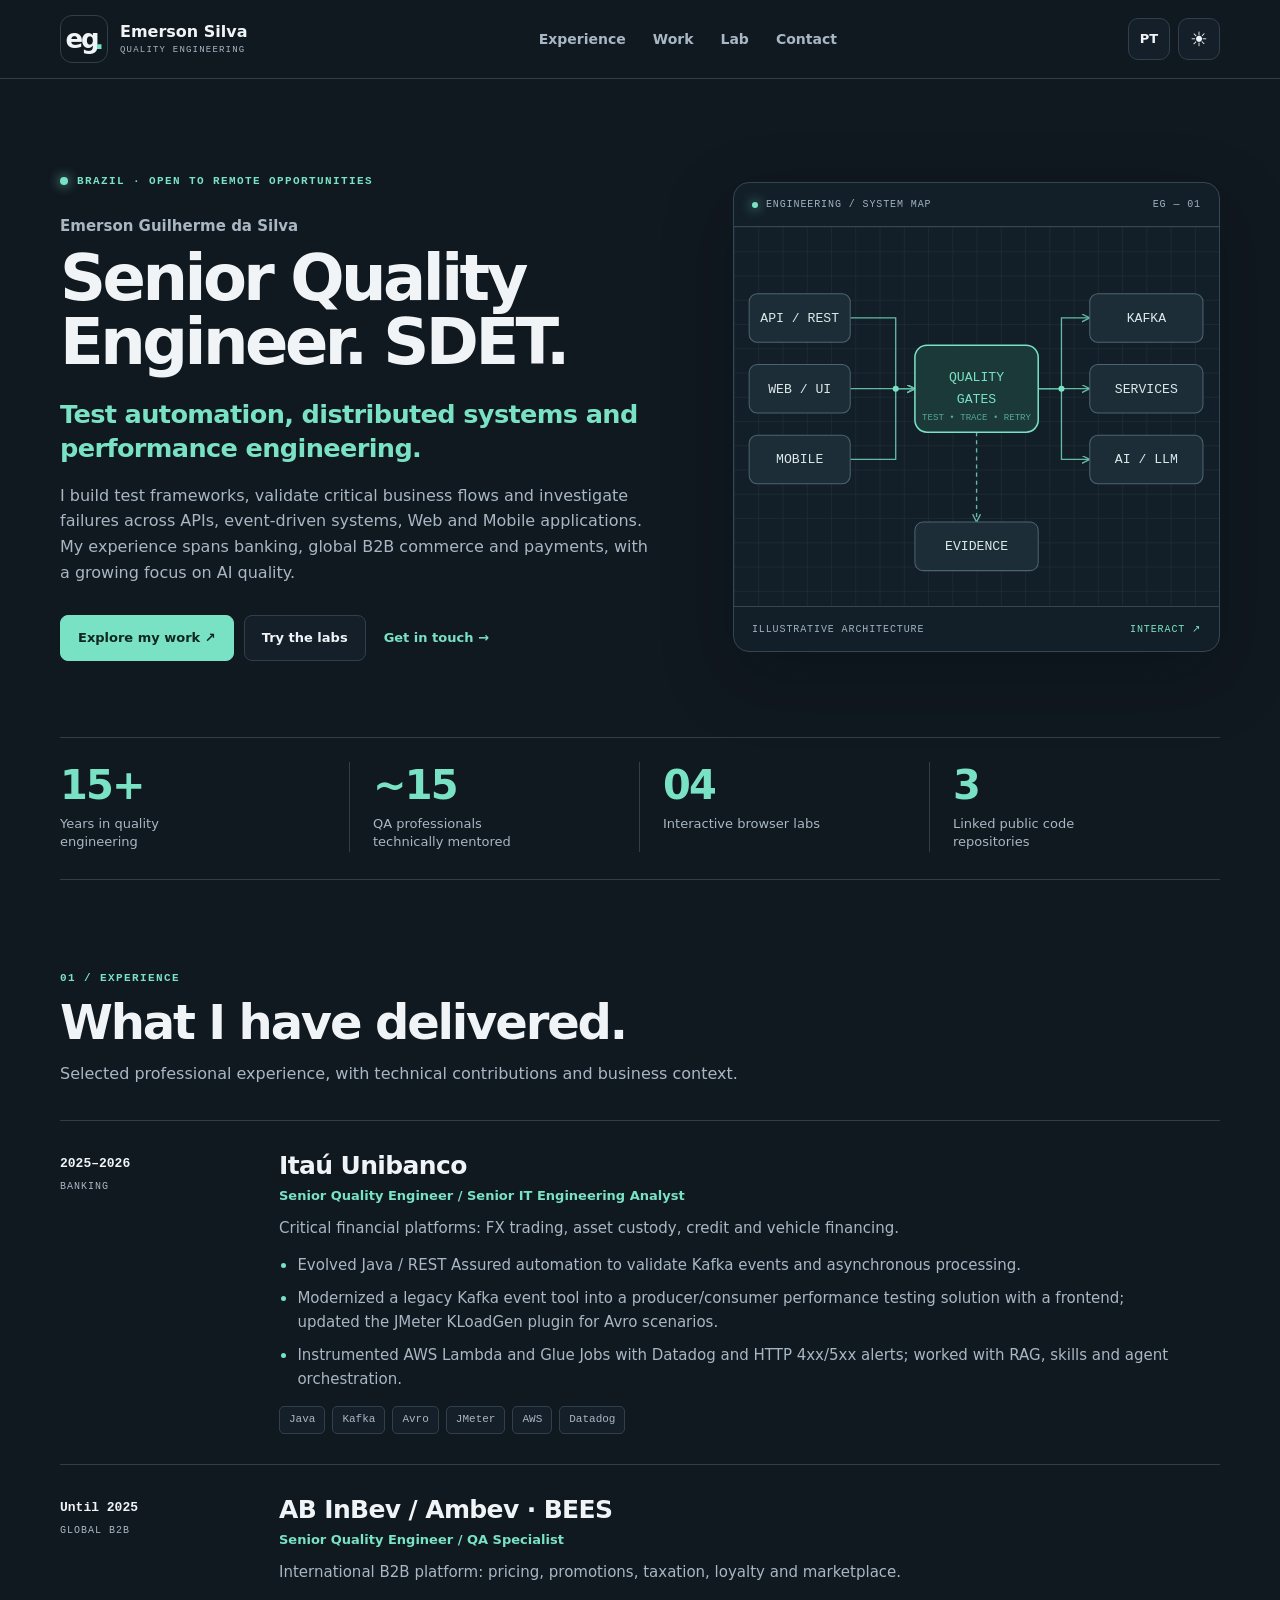
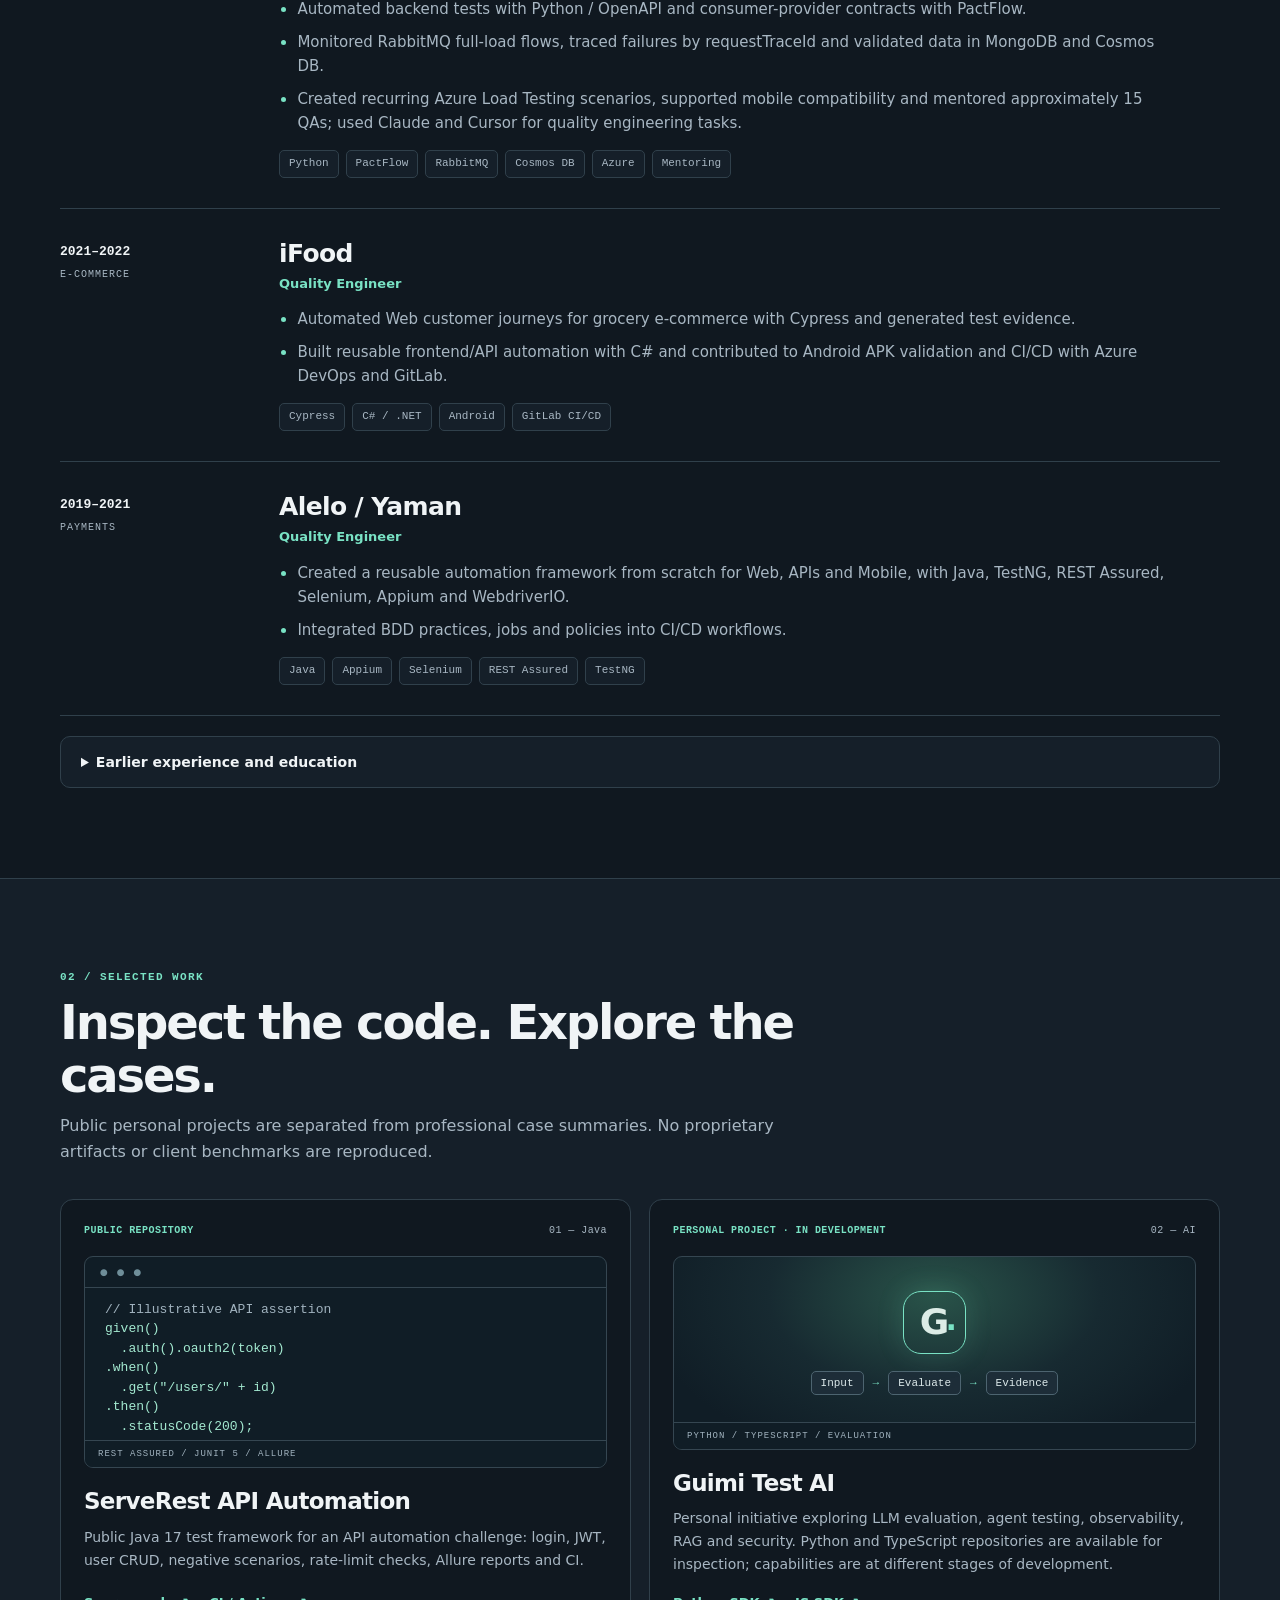
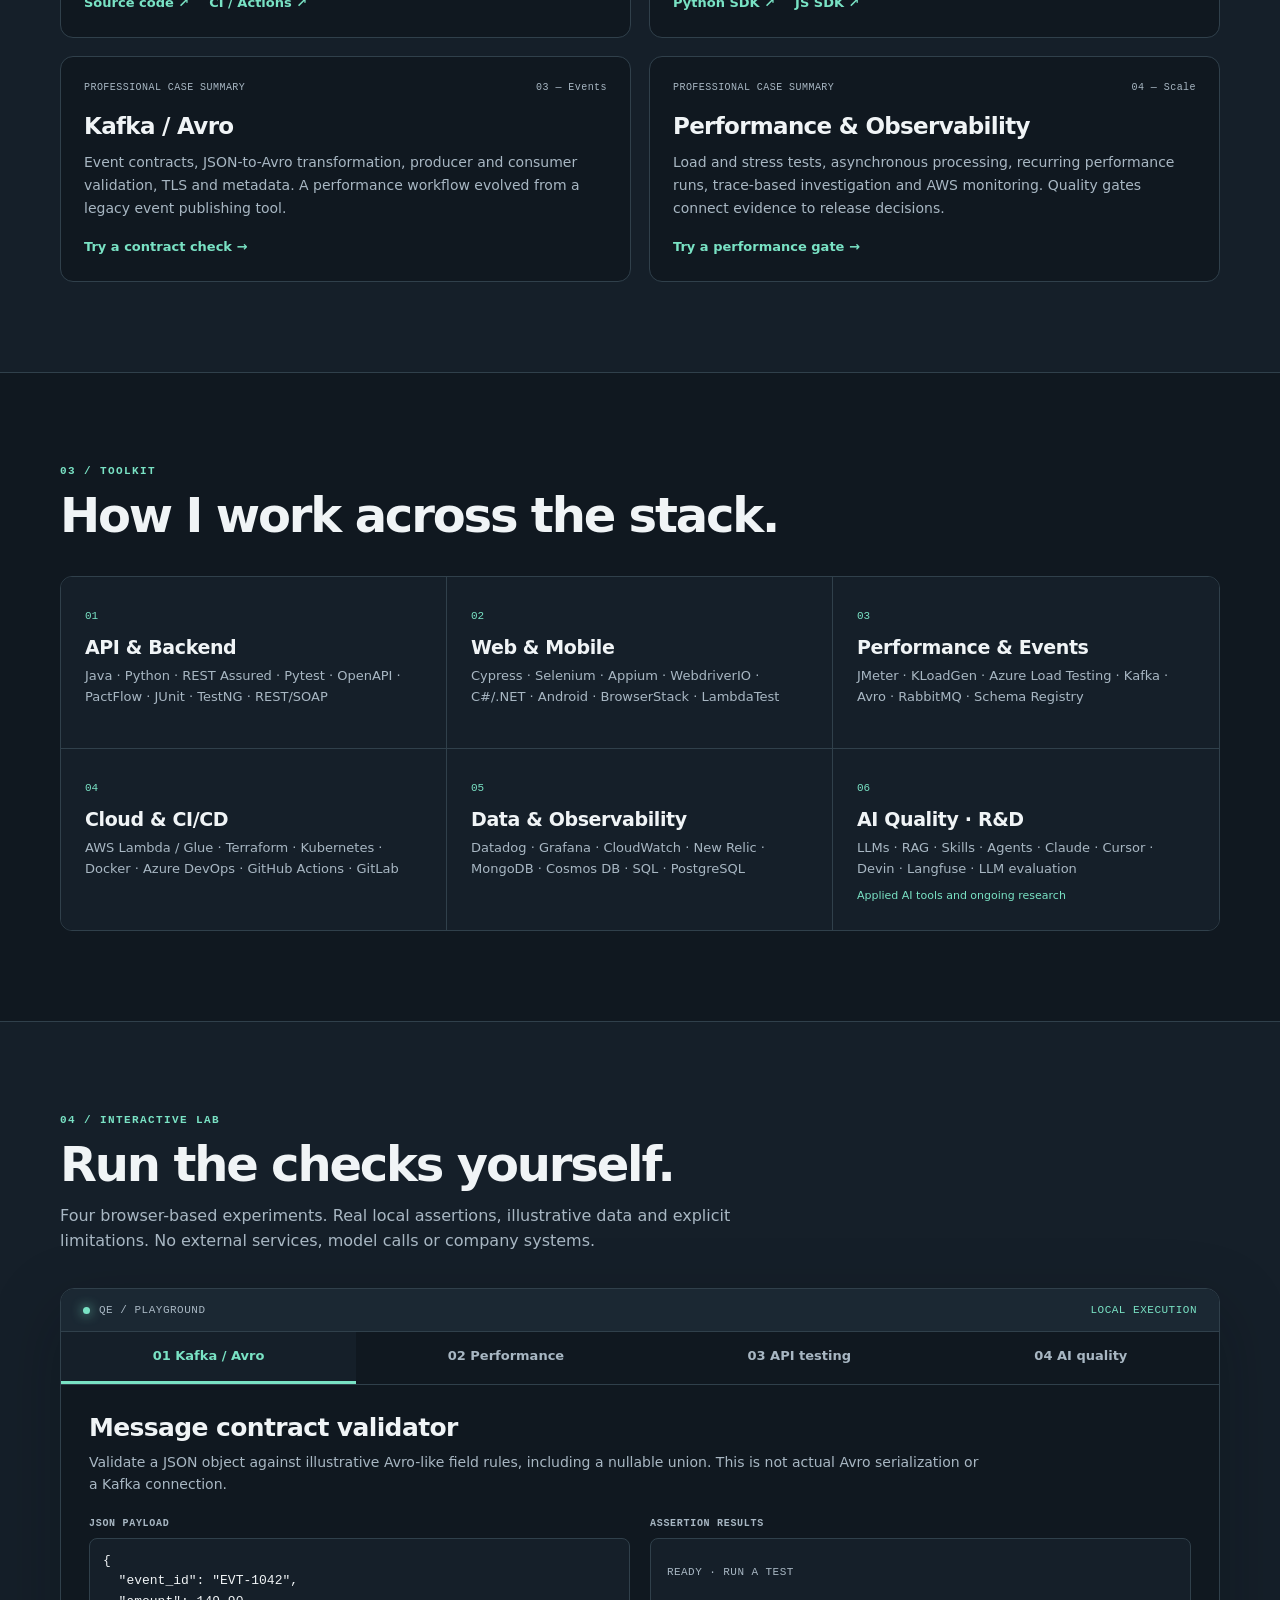
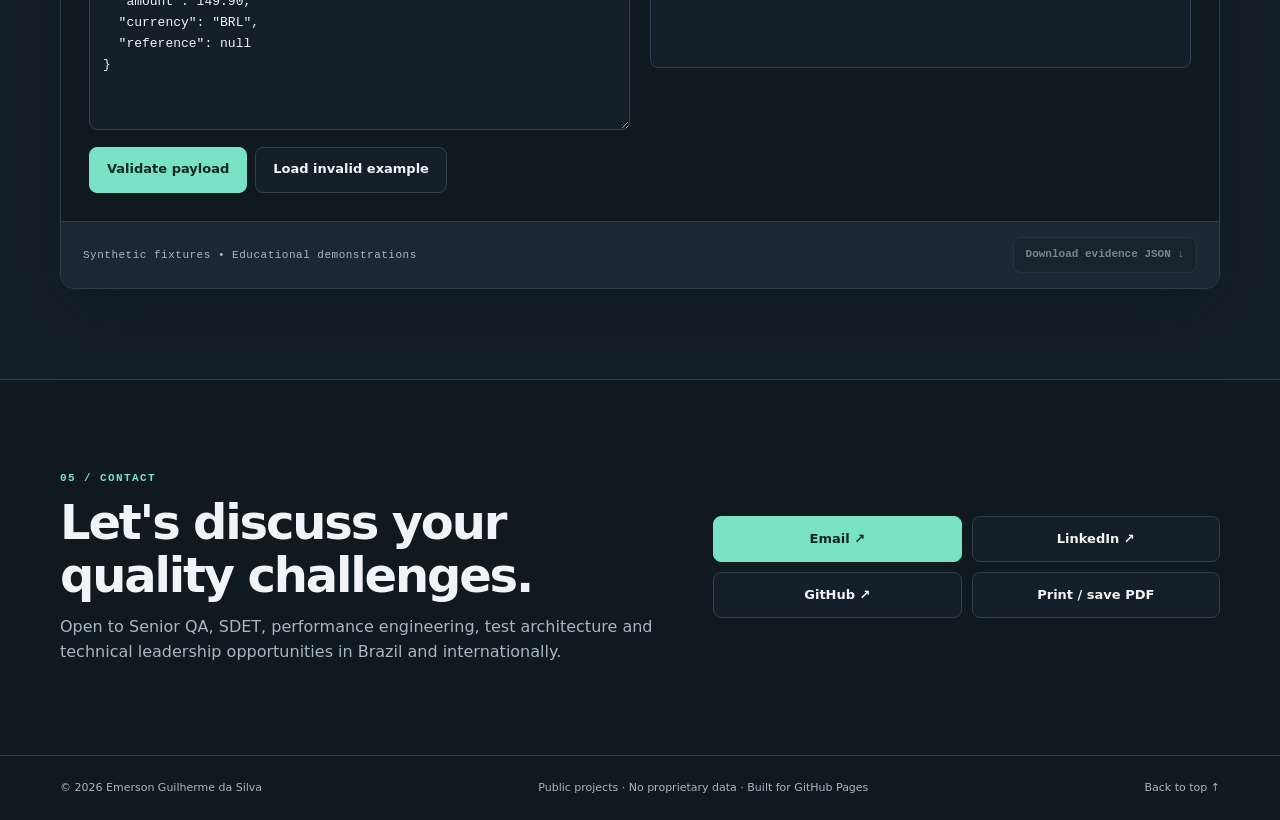
<file: index.html>
<!doctype html>
<html lang="en" data-theme="dark">
<head>
<meta charset="utf-8"><meta name="viewport" content="width=device-width, initial-scale=1"><meta name="theme-color" content="#101820"><meta name="description" content="Emerson Guilherme da Silva — Senior Quality Engineer and SDET. Test automation, Kafka, API testing, performance engineering and AI quality.">
<meta property="og:title" content="Emerson Silva | Senior Quality Engineer & SDET"><meta property="og:description" content="15+ years in quality engineering. Public code, selected experience and interactive technical labs."><meta property="og:type" content="website"><meta property="og:url" content="https://emersonguilherme.github.io/"><link rel="canonical" href="https://emersonguilherme.github.io/"><link rel="icon" href="favicon.svg" type="image/svg+xml"><title>Emerson Silva — Quality Engineering Portfolio</title><link rel="stylesheet" href="style.css">
</head>
<body><a class="skip" href="#main">Skip to content</a><header class="header"><div class="shell nav"><a href="#top" class="brand"><span class="mark">eg<span>.</span></span><span class="brandname">Emerson Silva<small>QUALITY ENGINEERING</small></span></a><nav aria-label="Main navigation"><a href="#experience" data-en="Experience" data-pt="Experiência">Experience</a><a href="#work" data-en="Work" data-pt="Projetos">Work</a><a href="#lab" data-en="Lab" data-pt="Laboratório">Lab</a><a href="#contact" data-en="Contact" data-pt="Contato">Contact</a></nav><div class="switches"><button id="language" aria-label="Mudar para português" type="button">PT</button><button id="theme" aria-label="Switch color theme" type="button">☀</button></div></div></header>
<main id="main"><div id="top" class="shell hero"><div class="hero-text"><p class="eyebrow"><span class="dot"></span><span data-en="BRAZIL · OPEN TO REMOTE OPPORTUNITIES" data-pt="BRASIL · ABERTO A OPORTUNIDADES REMOTAS">BRAZIL · OPEN TO REMOTE OPPORTUNITIES</span></p><p class="hero-name">Emerson Guilherme da Silva</p><h1 data-en="Senior Quality Engineer. SDET." data-pt="Engenheiro de Qualidade Sênior. SDET.">Senior Quality Engineer. SDET.</h1><p class="hero-sub" data-en="Test automation, distributed systems and performance engineering." data-pt="Automação de testes, sistemas distribuídos e engenharia de performance.">Test automation, distributed systems and performance engineering.</p><p class="lead" data-en="I build test frameworks, validate critical business flows and investigate failures across APIs, event-driven systems, Web and Mobile applications. My experience spans banking, global B2B commerce and payments, with a growing focus on AI quality." data-pt="Construo frameworks de testes, valido fluxos críticos de negócio e investigo falhas em APIs, sistemas orientados a eventos e aplicações Web e Mobile. Minha experiência inclui bancos, comércio B2B global e pagamentos, com atuação crescente em qualidade de IA.">I build test frameworks, validate critical business flows and investigate failures across APIs, event-driven systems, Web and Mobile applications. My experience spans banking, global B2B commerce and payments, with a growing focus on AI quality.</p><div class="actions"><a class="button primary" href="#work" data-en="Explore my work ↗" data-pt="Explorar projetos ↗">Explore my work ↗</a><a class="button" href="#lab" data-en="Try the labs" data-pt="Experimentar laboratórios">Try the labs</a><a class="textlink" href="#contact" data-en="Get in touch →" data-pt="Entrar em contato →">Get in touch →</a></div></div>
<div class="hero-art" aria-label="Illustrative quality engineering architecture"><div class="art-top"><span><i></i> ENGINEERING / SYSTEM MAP</span><span>EG — 01</span></div><svg class="system-map" viewBox="0 0 480 375" role="img" aria-label="Illustrative architecture showing test inputs, quality gates, event streams and evidence"><defs><pattern id="grid" width="24" height="24" patternUnits="userSpaceOnUse"><path d="M 24 0 L 0 0 0 24" fill="none" stroke="currentColor" opacity=".09"/></pattern><marker id="arrow" markerWidth="7" markerHeight="7" refX="6" refY="3" orient="auto"><path d="M0 0L6 3L0 6" fill="none" stroke="#79e2c4"/></marker></defs><rect width="480" height="375" fill="url(#grid)"/><g fill="none" stroke="#79e2c4" stroke-width="1.3" marker-end="url(#arrow)" opacity=".8"><path d="M114 90H160V160H179"/><path d="M114 160H179"/><path d="M114 230H160V160H179"/><path d="M301 160H324V90H352"/><path d="M301 160H352"/><path d="M301 160H324V230H352"/><path d="M240 203V292" stroke-dasharray="4 4"/></g><g class="svg-node"><rect x="15" y="66" width="100" height="48" rx="8"/><rect x="15" y="136" width="100" height="48" rx="8"/><rect x="15" y="206" width="100" height="48" rx="8"/><rect x="352" y="66" width="112" height="48" rx="8"/><rect x="352" y="136" width="112" height="48" rx="8"/><rect x="352" y="206" width="112" height="48" rx="8"/><rect x="179" y="292" width="122" height="48" rx="8"/></g><rect class="svg-core" x="179" y="117" width="122" height="86" rx="12"/><g class="svg-label" text-anchor="middle" font-size="13"><text x="65" y="94">API / REST</text><text x="65" y="164">WEB / UI</text><text x="65" y="234">MOBILE</text><text x="408" y="94">KAFKA</text><text x="408" y="164">SERVICES</text><text x="408" y="234">AI / LLM</text><text x="240" y="320">EVIDENCE</text></g><g fill="#79e2c4" text-anchor="middle" font-family="monospace"><text x="240" y="152" font-size="13">QUALITY</text><text x="240" y="174" font-size="13">GATES</text><text x="240" y="191" font-size="9" opacity=".65">TEST • TRACE • RETRY</text></g><circle cx="160" cy="160" r="3" fill="#79e2c4"/><circle cx="324" cy="160" r="3" fill="#79e2c4"/></svg><div class="art-bottom"><span data-en="ILLUSTRATIVE ARCHITECTURE" data-pt="ARQUITETURA ILUSTRATIVA">ILLUSTRATIVE ARCHITECTURE</span><a href="#lab" data-en="INTERACT ↗" data-pt="INTERAGIR ↗">INTERACT ↗</a></div></div></div>
<section class="shell facts" aria-label="Career highlights"><div><strong>15+</strong><span data-en="Years in quality engineering" data-pt="Anos em engenharia de qualidade">Years in quality engineering</span></div><div><strong>~15</strong><span data-en="QA professionals technically mentored" data-pt="Profissionais de QA orientados tecnicamente">QA professionals technically mentored</span></div><div><strong>04</strong><span data-en="Interactive browser labs" data-pt="Laboratórios interativos no navegador">Interactive browser labs</span></div><div><strong>3</strong><span data-en="Linked public code repositories" data-pt="Repositórios públicos de código vinculados">Linked public code repositories</span></div></section>
<section class="shell section" id="experience"><div class="section-top"><span class="eyebrow">01 / EXPERIENCE</span><h2 data-en="What I have delivered." data-pt="O que entreguei.">What I have delivered.</h2><p data-en="Selected professional experience, with technical contributions and business context." data-pt="Experiências profissionais selecionadas, com contribuições técnicas e contexto de negócio.">Selected professional experience, with technical contributions and business context.</p></div><div class="experience">
<article class="job"><div class="job-meta"><span class="period">2025–2026</span><span class="category">BANKING</span></div><div><h3>Itaú Unibanco</h3><p class="role">Senior Quality Engineer / Senior IT Engineering Analyst</p><p data-en="Critical financial platforms: FX trading, asset custody, credit and vehicle financing." data-pt="Plataformas financeiras críticas: câmbio, custódia de ativos, crédito e financiamento de veículos.">Critical financial platforms: FX trading, asset custody, credit and vehicle financing.</p><ul><li data-en="Evolved Java / REST Assured automation to validate Kafka events and asynchronous processing." data-pt="Evoluí a automação Java / REST Assured para validar eventos Kafka e processamento assíncrono.">Evolved Java / REST Assured automation to validate Kafka events and asynchronous processing.</li><li data-en="Modernized a legacy Kafka event tool into a producer/consumer performance testing solution with a frontend; updated the JMeter KLoadGen plugin for Avro scenarios." data-pt="Transformei uma ferramenta legada de eventos Kafka em solução de performance para producers e consumers, com frontend; atualizei o plugin KLoadGen do JMeter para cenários Avro.">Modernized a legacy Kafka event tool into a producer/consumer performance testing solution with a frontend; updated the JMeter KLoadGen plugin for Avro scenarios.</li><li data-en="Instrumented AWS Lambda and Glue Jobs with Datadog and HTTP 4xx/5xx alerts; worked with RAG, skills and agent orchestration." data-pt="Instrumentei AWS Lambda e Glue Jobs no Datadog e alertas HTTP 4xx/5xx; atuei com RAG, skills e orquestração de agentes.">Instrumented AWS Lambda and Glue Jobs with Datadog and HTTP 4xx/5xx alerts; worked with RAG, skills and agent orchestration.</li></ul><div class="tags"><span>Java</span><span>Kafka</span><span>Avro</span><span>JMeter</span><span>AWS</span><span>Datadog</span></div></div></article>
<article class="job"><div class="job-meta"><span class="period" data-en="Until 2025" data-pt="Até 2025">Until 2025</span><span class="category">GLOBAL B2B</span></div><div><h3>AB InBev / Ambev · BEES</h3><p class="role">Senior Quality Engineer / QA Specialist</p><p data-en="International B2B platform: pricing, promotions, taxation, loyalty and marketplace." data-pt="Plataforma B2B internacional: preços, promoções, tributação, fidelidade e marketplace.">International B2B platform: pricing, promotions, taxation, loyalty and marketplace.</p><ul><li data-en="Automated backend tests with Python / OpenAPI and consumer-provider contracts with PactFlow." data-pt="Automatizei testes backend com Python / OpenAPI e contratos consumer-provider com PactFlow.">Automated backend tests with Python / OpenAPI and consumer-provider contracts with PactFlow.</li><li data-en="Monitored RabbitMQ full-load flows, traced failures by requestTraceId and validated data in MongoDB and Cosmos DB." data-pt="Monitorei fluxos full-load no RabbitMQ, investiguei falhas por requestTraceId e validei dados no MongoDB e Cosmos DB.">Monitored RabbitMQ full-load flows, traced failures by requestTraceId and validated data in MongoDB and Cosmos DB.</li><li data-en="Created recurring Azure Load Testing scenarios, supported mobile compatibility and mentored approximately 15 QAs; used Claude and Cursor for quality engineering tasks." data-pt="Criei cenários recorrentes no Azure Load Testing, apoiei a compatibilidade mobile e orientei cerca de 15 QAs; utilizei Claude e Cursor em atividades de qualidade.">Created recurring Azure Load Testing scenarios, supported mobile compatibility and mentored approximately 15 QAs; used Claude and Cursor for quality engineering tasks.</li></ul><div class="tags"><span>Python</span><span>PactFlow</span><span>RabbitMQ</span><span>Cosmos DB</span><span>Azure</span><span>Mentoring</span></div></div></article>
<article class="job"><div class="job-meta"><span class="period">2021–2022</span><span class="category">E-COMMERCE</span></div><div><h3>iFood</h3><p class="role">Quality Engineer</p><ul><li data-en="Automated Web customer journeys for grocery e-commerce with Cypress and generated test evidence." data-pt="Automatizei jornadas Web do e-commerce de mercado com Cypress e gerei evidências de teste.">Automated Web customer journeys for grocery e-commerce with Cypress and generated test evidence.</li><li data-en="Built reusable frontend/API automation with C# and contributed to Android APK validation and CI/CD with Azure DevOps and GitLab." data-pt="Construí automação reutilizável de frontend/API com C# e contribuí com validação de APKs Android e CI/CD em Azure DevOps e GitLab.">Built reusable frontend/API automation with C# and contributed to Android APK validation and CI/CD with Azure DevOps and GitLab.</li></ul><div class="tags"><span>Cypress</span><span>C# / .NET</span><span>Android</span><span>GitLab CI/CD</span></div></div></article>
<article class="job"><div class="job-meta"><span class="period">2019–2021</span><span class="category">PAYMENTS</span></div><div><h3>Alelo / Yaman</h3><p class="role">Quality Engineer</p><ul><li data-en="Created a reusable automation framework from scratch for Web, APIs and Mobile, with Java, TestNG, REST Assured, Selenium, Appium and WebdriverIO." data-pt="Criei do zero um framework reutilizável para Web, APIs e Mobile, com Java, TestNG, REST Assured, Selenium, Appium e WebdriverIO.">Created a reusable automation framework from scratch for Web, APIs and Mobile, with Java, TestNG, REST Assured, Selenium, Appium and WebdriverIO.</li><li data-en="Integrated BDD practices, jobs and policies into CI/CD workflows." data-pt="Integrei práticas BDD, jobs e políticas aos fluxos CI/CD.">Integrated BDD practices, jobs and policies into CI/CD workflows.</li></ul><div class="tags"><span>Java</span><span>Appium</span><span>Selenium</span><span>REST Assured</span><span>TestNG</span></div></div></article>
</div><details class="earlier"><summary data-en="Earlier experience and education" data-pt="Experiências anteriores e formação">Earlier experience and education</summary><p data-en="T-Systems (2019–2020): REST API automation, JMeter performance tests, Docker and Azure DevOps. HDI Seguros (2019): migration of test automation from Visual Basic to Java. Additional QA roles at Boa Vista SCPC, Sysmap, DBServer, MZP Consulting, TIVIT/CIP, Indra/Vivo, FCamara/Walmart, Magna Sistemas, Aitec do Brasil and Epson do Brasil." data-pt="T-Systems (2019–2020): automação REST, performance com JMeter, Docker e Azure DevOps. HDI Seguros (2019): migração de automação Visual Basic para Java. Outras atuações em QA na Boa Vista SCPC, Sysmap, DBServer, MZP Consulting, TIVIT/CIP, Indra/Vivo, FCamara/Walmart, Magna Sistemas, Aitec do Brasil e Epson do Brasil.">T-Systems (2019–2020): REST API automation, JMeter performance tests, Docker and Azure DevOps. HDI Seguros (2019): migration of test automation from Visual Basic to Java. Additional QA roles at Boa Vista SCPC, Sysmap, DBServer, MZP Consulting, TIVIT/CIP, Indra/Vivo, FCamara/Walmart, Magna Sistemas, Aitec do Brasil and Epson do Brasil.</p><p data-en="Bachelor's degree in Information Systems — Universidade Paulista (UNIP), 2007–2010." data-pt="Bacharelado em Sistemas de Informação — Universidade Paulista (UNIP), 2007–2010.">Bachelor's degree in Information Systems — Universidade Paulista (UNIP), 2007–2010.</p></details></section>
<section class="section band" id="work"><div class="shell"><div class="section-top"><span class="eyebrow">02 / SELECTED WORK</span><h2 data-en="Inspect the code. Explore the cases." data-pt="Inspecione o código. Explore os casos.">Inspect the code. Explore the cases.</h2><p data-en="Public personal projects are separated from professional case summaries. No proprietary artifacts or client benchmarks are reproduced." data-pt="Projetos pessoais públicos estão separados dos casos profissionais. Nenhum artefato proprietário ou benchmark de cliente é reproduzido.">Public personal projects are separated from professional case summaries. No proprietary artifacts or client benchmarks are reproduced.</p></div><div class="projects"><article class="project feature"><div class="project-type"><span class="status">PUBLIC REPOSITORY</span><span>01 — Java</span></div><div class="project-visual codevisual"><span class="windowdots">● ● ●</span><pre><code><span class="muted">// Illustrative API assertion</span>
given()
  .auth().oauth2(token)
.when()
  .get("/users/" + id)
.then()
  .statusCode(200);</code></pre><div class="codefoot">REST ASSURED  /  JUNIT 5  /  ALLURE</div></div><h3>ServeRest API Automation</h3><p data-en="Public Java 17 test framework for an API automation challenge: login, JWT, user CRUD, negative scenarios, rate-limit checks, Allure reports and CI." data-pt="Framework público em Java 17 para um desafio de automação de API: login, JWT, CRUD de usuários, cenários negativos, rate limit, relatórios Allure e CI.">Public Java 17 test framework for an API automation challenge: login, JWT, user CRUD, negative scenarios, rate-limit checks, Allure reports and CI.</p><div class="projectlinks"><a href="https://github.com/EmersonGuilherme/api-automation-restassured" target="_blank" rel="noopener" data-en="Source code ↗" data-pt="Código-fonte ↗">Source code ↗</a><a href="https://github.com/EmersonGuilherme/api-automation-restassured/actions" target="_blank" rel="noopener">CI / Actions ↗</a></div></article>
<article class="project feature"><div class="project-type"><span class="status" data-en="PERSONAL PROJECT · IN DEVELOPMENT" data-pt="PROJETO PRÓPRIO · EM DESENVOLVIMENTO">PERSONAL PROJECT · IN DEVELOPMENT</span><span>02 — AI</span></div><div class="project-visual aivisual"><div class="ai-orb">G<span>.</span></div><div class="ai-flow"><span>Input</span><b>→</b><span>Evaluate</span><b>→</b><span>Evidence</span></div><div class="codefoot">PYTHON  /  TYPESCRIPT  /  EVALUATION</div></div><h3>Guimi Test AI</h3><p data-en="Personal initiative exploring LLM evaluation, agent testing, observability, RAG and security. Python and TypeScript repositories are available for inspection; capabilities are at different stages of development." data-pt="Iniciativa própria de avaliação de LLMs, testes de agentes, observabilidade, RAG e segurança. Os repositórios Python e TypeScript estão disponíveis; as funcionalidades estão em diferentes estágios de desenvolvimento.">Personal initiative exploring LLM evaluation, agent testing, observability, RAG and security. Python and TypeScript repositories are available for inspection; capabilities are at different stages of development.</p><div class="projectlinks"><a href="https://github.com/guimitestai/sdk" target="_blank" rel="noopener">Python SDK ↗</a><a href="https://github.com/guimitestai/sdk-js" target="_blank" rel="noopener">JS SDK ↗</a></div></article>
<article class="project"><div class="project-type"><span data-en="PROFESSIONAL CASE SUMMARY" data-pt="CASO PROFISSIONAL RESUMIDO">PROFESSIONAL CASE SUMMARY</span><span>03 — Events</span></div><h3>Kafka / Avro</h3><p data-en="Event contracts, JSON-to-Avro transformation, producer and consumer validation, TLS and metadata. A performance workflow evolved from a legacy event publishing tool." data-pt="Contratos de eventos, transformação JSON para Avro, validação producer/consumer, TLS e metadados. Evolução de ferramenta legada de envio para um fluxo de performance.">Event contracts, JSON-to-Avro transformation, producer and consumer validation, TLS and metadata. A performance workflow evolved from a legacy event publishing tool.</p><a href="#lab" data-open-lab="kafka" data-en="Try a contract check →" data-pt="Testar um contrato →">Try a contract check →</a></article>
<article class="project"><div class="project-type"><span data-en="PROFESSIONAL CASE SUMMARY" data-pt="CASO PROFISSIONAL RESUMIDO">PROFESSIONAL CASE SUMMARY</span><span>04 — Scale</span></div><h3>Performance &amp; Observability</h3><p data-en="Load and stress tests, asynchronous processing, recurring performance runs, trace-based investigation and AWS monitoring. Quality gates connect evidence to release decisions." data-pt="Carga e estresse, processamento assíncrono, execuções recorrentes, investigação por traces e monitoramento AWS. Quality gates conectam evidências à decisão de release.">Load and stress tests, asynchronous processing, recurring performance runs, trace-based investigation and AWS monitoring. Quality gates connect evidence to release decisions.</p><a href="#lab" data-open-lab="performance" data-en="Try a performance gate →" data-pt="Testar um gate de performance →">Try a performance gate →</a></article></div></div></section>
<section class="section shell" id="skills"><div class="section-top"><span class="eyebrow">03 / TOOLKIT</span><h2 data-en="How I work across the stack." data-pt="Como atuo nas diferentes camadas.">How I work across the stack.</h2></div><div class="skillgrid"><article><span>01</span><h3>API &amp; Backend</h3><p>Java · Python · REST Assured · Pytest · OpenAPI · PactFlow · JUnit · TestNG · REST/SOAP</p></article><article><span>02</span><h3>Web &amp; Mobile</h3><p>Cypress · Selenium · Appium · WebdriverIO · C#/.NET · Android · BrowserStack · LambdaTest</p></article><article><span>03</span><h3>Performance &amp; Events</h3><p>JMeter · KLoadGen · Azure Load Testing · Kafka · Avro · RabbitMQ · Schema Registry</p></article><article><span>04</span><h3>Cloud &amp; CI/CD</h3><p>AWS Lambda / Glue · Terraform · Kubernetes · Docker · Azure DevOps · GitHub Actions · GitLab</p></article><article><span>05</span><h3>Data &amp; Observability</h3><p>Datadog · Grafana · CloudWatch · New Relic · MongoDB · Cosmos DB · SQL · PostgreSQL</p></article><article><span>06</span><h3>AI Quality · R&amp;D</h3><p>LLMs · RAG · Skills · Agents · Claude · Cursor · Devin · Langfuse · LLM evaluation</p><small data-en="Applied AI tools and ongoing research" data-pt="Ferramentas de IA aplicadas e pesquisa em andamento">Applied AI tools and ongoing research</small></article></div></section>
<section class="section band" id="lab"><div class="shell"><div class="section-top"><span class="eyebrow">04 / INTERACTIVE LAB</span><h2 data-en="Run the checks yourself." data-pt="Execute as verificações você mesmo.">Run the checks yourself.</h2><p data-en="Four browser-based experiments. Real local assertions, illustrative data and explicit limitations. No external services, model calls or company systems." data-pt="Quatro experimentos no navegador. Verificações locais reais, dados ilustrativos e limitações explícitas. Sem serviços externos, chamadas de modelos ou sistemas de empresas.">Four browser-based experiments. Real local assertions, illustrative data and explicit limitations. No external services, model calls or company systems.</p></div><div class="lab"><div class="lab-header"><span><i></i> QE / PLAYGROUND</span><span data-en="LOCAL EXECUTION" data-pt="EXECUÇÃO LOCAL">LOCAL EXECUTION</span></div><div role="tablist" class="tabs" aria-label="Select lab"><button id="tab-kafka" role="tab" aria-controls="panel-kafka" aria-selected="true" data-lab="kafka">01 Kafka / Avro</button><button id="tab-performance" role="tab" aria-controls="panel-performance" aria-selected="false" tabindex="-1" data-lab="performance">02 Performance</button><button id="tab-api" role="tab" aria-controls="panel-api" aria-selected="false" tabindex="-1" data-lab="api">03 API testing</button><button id="tab-ai" role="tab" aria-controls="panel-ai" aria-selected="false" tabindex="-1" data-lab="ai">04 AI quality</button></div>
<div id="panel-kafka" class="labpanel" role="tabpanel" aria-labelledby="tab-kafka"><h3 data-en="Message contract validator" data-pt="Validador de contrato de mensagens">Message contract validator</h3><p data-en="Validate a JSON object against illustrative Avro-like field rules, including a nullable union. This is not actual Avro serialization or a Kafka connection." data-pt="Valide um objeto JSON contra regras ilustrativas de campos Avro, incluindo union anulável. Não é serialização Avro real nem conexão Kafka.">Validate a JSON object against illustrative Avro-like field rules, including a nullable union. This is not actual Avro serialization or a Kafka connection.</p><div class="labgrid"><div><label for="kafka-input">JSON PAYLOAD</label><textarea id="kafka-input" rows="8" spellcheck="false">{
  "event_id": "EVT-1042",
  "amount": 149.90,
  "currency": "BRL",
  "reference": null
}</textarea><div class="labbuttons"><button class="button primary" id="kafka-run" data-en="Validate payload" data-pt="Validar payload">Validate payload</button><button class="button" id="kafka-bad" data-en="Load invalid example" data-pt="Carregar exemplo inválido">Load invalid example</button></div></div><div><label data-en="ASSERTION RESULTS" data-pt="RESULTADOS DAS VALIDAÇÕES">ASSERTION RESULTS</label><div class="output" id="kafka-output" aria-live="polite"></div></div></div></div>
<div id="panel-performance" class="labpanel" role="tabpanel" aria-labelledby="tab-performance" hidden><h3 data-en="Release performance gate" data-pt="Gate de performance para release">Release performance gate</h3><p data-en="Generate repeatable synthetic latency samples and evaluate p95 and error-rate thresholds. No real load is sent to a server." data-pt="Gere amostras sintéticas reproduzíveis de latência e avalie limites de p95 e taxa de erros. Nenhuma carga real é enviada a um servidor.">Generate repeatable synthetic latency samples and evaluate p95 and error-rate thresholds. No real load is sent to a server.</p><div class="perf-controls"><div><label for="perf-profile" data-en="SCENARIO" data-pt="CENÁRIO">SCENARIO</label><select id="perf-profile"><option value="healthy" data-en="Healthy baseline" data-pt="Baseline saudável">Healthy baseline</option><option value="slow" data-en="Latency regression" data-pt="Regressão de latência">Latency regression</option><option value="errors" data-en="Error spike" data-pt="Pico de erros">Error spike</option></select></div><div><label for="perf-limit">P95 LIMIT (ms)</label><input id="perf-limit" type="number" min="1" max="10000" value="350"></div><div><label for="error-limit" data-en="ERROR LIMIT (%)" data-pt="LIMITE DE ERROS (%)">ERROR LIMIT (%)</label><input id="error-limit" type="number" min="0" max="100" step="0.1" value="1"></div><button id="perf-run" class="button primary" data-en="Run simulation" data-pt="Executar simulação">Run simulation</button></div><div id="perf-metrics" class="metrics" aria-live="polite"></div><svg id="perf-chart" viewBox="0 0 700 170" role="img" aria-label="Synthetic latency chart"></svg><div class="output" id="performance-output" aria-live="polite"></div></div>
<div id="panel-api" class="labpanel" role="tabpanel" aria-labelledby="tab-api" hidden><h3 data-en="API response assertion runner" data-pt="Executor de assertions de resposta de API">API response assertion runner</h3><p data-en="Choose a fixture, edit the response and run checks on status, content type and response fields. Assertions execute locally against the provided JSON, not a live REST API." data-pt="Escolha uma fixture, edite a resposta e execute verificações de status, content type e campos. As assertions executam localmente sobre o JSON, não em uma API REST real.">Choose a fixture, edit the response and run checks on status, content type and response fields. Assertions execute locally against the provided JSON, not a live REST API.</p><div class="labgrid"><div><label for="api-fixture">TEST SCENARIO</label><select id="api-fixture"><option value="success">GET /users/42 — 200</option><option value="missing">GET /users/999 — 404</option><option value="bad">GET /users/42 — regression</option></select><label for="api-input">RESPONSE FIXTURE (JSON)</label><textarea id="api-input" rows="9" spellcheck="false"></textarea><div class="labbuttons"><button id="api-run" class="button primary" data-en="Run assertions" data-pt="Executar assertions">Run assertions</button></div></div><div><label data-en="TEST REPORT" data-pt="RELATÓRIO DE TESTES">TEST REPORT</label><div class="output" id="api-output" aria-live="polite"></div></div></div></div>
<div id="panel-ai" class="labpanel" role="tabpanel" aria-labelledby="tab-ai" hidden><h3 data-en="AI response policy gate" data-pt="Gate de política para resposta de IA">AI response policy gate</h3><p data-en="Evaluate a fictional support response against a small set of deterministic rules: approved price, escalation, and no unsolicited collection of sensitive data. This is not an LLM judge or a compliance certification." data-pt="Avalie uma resposta fictícia de atendimento por regras determinísticas: preço aprovado, encaminhamento e ausência de coleta não solicitada de dados sensíveis. Não é LLM-as-a-Judge nem certificação de conformidade.">Evaluate a fictional support response against a small set of deterministic rules: approved price, escalation, and no unsolicited collection of sensitive data. This is not an LLM judge or a compliance certification.</p><div class="labgrid"><div><label for="ai-input" data-en="FICTIONAL RESPONSE" data-pt="RESPOSTA FICTÍCIA">FICTIONAL RESPONSE</label><textarea id="ai-input" rows="8">The approved price is R$ 120. I will escalate your availability request to a human agent.</textarea><div class="labbuttons"><button id="ai-run" class="button primary" data-en="Evaluate response" data-pt="Avaliar resposta">Evaluate response</button><button id="ai-bad" class="button" data-en="Load risky example" data-pt="Carregar exemplo de risco">Load risky example</button></div></div><div><label data-en="POLICY EVIDENCE" data-pt="EVIDÊNCIAS DE POLÍTICA">POLICY EVIDENCE</label><div class="output" id="ai-output" aria-live="polite"></div></div></div></div><div class="lab-footer"><span data-en="Synthetic fixtures • Educational demonstrations" data-pt="Fixtures sintéticas • Demonstrações didáticas">Synthetic fixtures • Educational demonstrations</span><button id="export" class="button small" data-en="Download evidence JSON ↓" data-pt="Baixar evidências JSON ↓">Download evidence JSON ↓</button></div></div></div></section>
<section id="contact" class="section shell contact"><div><p class="eyebrow">05 / CONTACT</p><h2 data-en="Let's discuss your quality challenges." data-pt="Vamos conversar sobre seus desafios de qualidade.">Let's discuss your quality challenges.</h2><p data-en="Open to Senior QA, SDET, performance engineering, test architecture and technical leadership opportunities in Brazil and internationally." data-pt="Aberto a oportunidades de QA Sênior, SDET, engenharia de performance, arquitetura de testes e liderança técnica no Brasil e no exterior.">Open to Senior QA, SDET, performance engineering, test architecture and technical leadership opportunities in Brazil and internationally.</p></div><div class="contact-links"><a class="button primary" href="mailto:emerson.ti@hotmail.com">Email ↗</a><a class="button" href="https://www.linkedin.com/in/emerson-da-silva-79b87975/" target="_blank" rel="noopener">LinkedIn ↗</a><a class="button" href="https://github.com/EmersonGuilherme" target="_blank" rel="noopener">GitHub ↗</a><button class="button" id="print" data-en="Print / save PDF" data-pt="Imprimir / salvar PDF">Print / save PDF</button></div></section></main><footer class="footer"><div class="shell"><span>© 2026 Emerson Guilherme da Silva</span><span data-en="Public projects · No proprietary data · Built for GitHub Pages" data-pt="Projetos públicos · Sem dados proprietários · GitHub Pages">Public projects · No proprietary data · Built for GitHub Pages</span><a href="#top" data-en="Back to top ↑" data-pt="Voltar ao topo ↑">Back to top ↑</a></div></footer><script src="script.js" defer></script></body></html>
</file>
<file: style.css>
:root{color-scheme:dark;--bg:#101820;--panel:#151f29;--panel2:#1b2833;--text:#f0f4f6;--muted:#a8b7c3;--line:#30404b;--accent:#79e2c4;--accent-ink:#102820;--amber:#f2c888;--red:#ff9b9e;--shadow:0 24px 70px #050a1040;--display:ui-sans-serif,system-ui,-apple-system,BlinkMacSystemFont,"Segoe UI",sans-serif;--mono:ui-monospace,"SFMono-Regular",Consolas,monospace;--width:1160px}
:root[data-theme=light]{color-scheme:light;--bg:#f4f6f3;--panel:#fff;--panel2:#edf2ef;--text:#142a30;--muted:#50646b;--line:#cbd8d4;--accent:#14775f;--accent-ink:#fff;--amber:#955a14;--red:#a82e37;--shadow:0 15px 40px #203e3013}
*{box-sizing:border-box}html{scroll-behavior:smooth;scroll-padding-top:96px}body{margin:0;background:var(--bg);color:var(--text);font-family:var(--display);font-size:16px;line-height:1.6}a{color:var(--accent);text-decoration:none}a:hover{text-decoration:underline;text-underline-offset:4px}button,input,select,textarea{font:inherit}button{cursor:pointer}button:disabled{opacity:.45;cursor:not-allowed}button:focus-visible,a:focus-visible,input:focus-visible,select:focus-visible,textarea:focus-visible,summary:focus-visible{outline:3px solid var(--accent);outline-offset:4px}h1,h2,h3,p{margin:0}ul{margin:13px 0 0;padding-left:1.15em}li{margin:0 0 9px}li::marker{color:var(--accent)}[hidden]{display:none!important}.shell{width:min(var(--width),calc(100% - 64px));margin-inline:auto}.skip{position:fixed;z-index:100;top:8px;left:8px;background:var(--accent);color:var(--accent-ink);padding:12px 20px;transform:translateY(-160%)}.skip:focus{transform:none}.header{position:sticky;top:0;z-index:10;border-bottom:1px solid var(--line);background:var(--bg)}.nav{display:flex;align-items:center;justify-content:space-between;gap:24px;min-height:78px}.brand{display:flex;align-items:center;gap:12px;color:var(--text);flex-shrink:0}.brand:hover{text-decoration:none}.mark{font-size:26px;line-height:1;letter-spacing:-2px;font-weight:850;display:grid;place-items:center;width:48px;height:48px;border:1px solid var(--line);border-radius:12px;position:relative;padding-right:5px}.mark span{color:var(--accent);position:absolute;bottom:9px;right:5px;font-size:25px}.brandname{font-weight:700;line-height:1.1}.brandname small{display:block;font:9px var(--mono);letter-spacing:1.2px;color:var(--muted);margin-top:5px}.nav nav{display:flex;gap:27px;align-items:center}.nav nav a{font-size:14px;color:var(--muted);font-weight:600}.nav nav a:hover{color:var(--text)}.switches{display:flex;gap:8px}.switches button{width:42px;height:42px;border-radius:10px;border:1px solid var(--line);color:var(--text);background:var(--panel);font-size:13px;font-weight:700}.switches #theme{font-size:20px}.hero{display:grid;grid-template-columns:minmax(0,1.25fr) minmax(0,1fr);align-items:center;gap:64px;padding:94px 0 76px;min-height:590px}.eyebrow{font-family:var(--mono);font-size:11px;letter-spacing:1.4px;font-weight:650;color:var(--accent);display:flex;align-items:center;gap:9px;line-height:1.5}.dot,.art-top i,.lab-header i{width:8px;height:8px;background:var(--accent);border-radius:50%;display:inline-block;box-shadow:0 0 12px var(--accent);flex-shrink:0}.hero-name{margin:24px 0 8px;color:var(--muted);font-size:15px;font-weight:600}.hero h1{font-size:clamp(42px,5vw,69px);font-weight:780;line-height:1.01;letter-spacing:-.055em;max-width:650px}.hero-sub{font-size:clamp(19px,2vw,26px);letter-spacing:-.025em;color:var(--accent);line-height:1.33;font-weight:550;margin-top:22px;max-width:600px}.lead{color:var(--muted);font-size:16px;max-width:600px;margin-top:18px}.actions{display:flex;gap:10px;flex-wrap:wrap;margin-top:30px;align-items:center}.button{display:inline-flex;align-items:center;justify-content:center;gap:6px;min-height:46px;padding:10px 17px;border:1px solid var(--line);border-radius:8px;background:var(--panel);color:var(--text);font-weight:650;font-size:13px;line-height:1.4;text-decoration:none;transition:background .15s,border-color .15s,transform .15s}.button:hover{border-color:var(--accent);text-decoration:none;transform:translateY(-1px)}.primary{background:var(--accent);border-color:var(--accent);color:var(--accent-ink)}.primary:hover{filter:brightness(1.04)}.textlink{font-size:13px;font-weight:650;padding:8px}.hero-art{background:#131f28;color:#dce8e8;border:1px solid #344651;border-radius:16px;box-shadow:var(--shadow);overflow:hidden}.art-top,.art-bottom{display:flex;justify-content:space-between;align-items:center;gap:8px;padding:16px 18px;font:10px var(--mono);letter-spacing:.9px;color:#9eb2bf}.art-top{border-bottom:1px solid #344651}.art-top span:first-child{display:flex;gap:8px;align-items:center}.art-top i{background:#79e2c4;box-shadow:0 0 12px #79e2c4;width:6px;height:6px}.art-bottom{border-top:1px solid #344651}.art-bottom a{color:#79e2c4}.system-map{width:100%;display:block}.svg-node{fill:#1d2d38;stroke:#4d6470;stroke-width:1}.svg-core{fill:#1b3938;stroke:#79e2c4;stroke-width:1.5}.svg-label{fill:#dce8e8;font-family:var(--mono)}.facts{display:grid;grid-template-columns:repeat(4,1fr);border-top:1px solid var(--line);border-bottom:1px solid var(--line);padding:24px 0 27px}.facts div{padding:0 23px;border-right:1px solid var(--line)}.facts div:first-child{padding-left:0}.facts div:last-child{border:0}.facts strong{display:block;line-height:1.15;letter-spacing:-.045em;color:var(--accent);font-weight:690;font-size:40px}.facts span{display:block;margin-top:7px;color:var(--muted);font-size:13px;line-height:1.4;max-width:180px}.section{padding:90px 0;scroll-margin-top:10px}.section-top{max-width:790px;margin-bottom:34px}.section-top h2,.contact h2{font-weight:740;font-size:clamp(32px,4vw,48px);letter-spacing:-.045em;line-height:1.1;margin:10px 0 12px}.section-top p,.contact p:not(.eyebrow){color:var(--muted);max-width:760px}.experience{border-top:1px solid var(--line)}.job{display:grid;grid-template-columns:185px minmax(0,1fr);gap:34px;padding:30px 0;border-bottom:1px solid var(--line)}.job-meta{display:flex;flex-direction:column;align-items:flex-start;gap:10px;padding-top:5px}.period{font:13px var(--mono);font-weight:600;color:var(--text)}.category{font:10px var(--mono);letter-spacing:1px;color:var(--muted)}.job h3{font-size:25px;letter-spacing:-.025em;line-height:1.2;font-weight:720}.job .role{color:var(--accent);font-size:13px;margin:5px 0 9px;font-weight:600}.job p:not(.role),.job li{color:var(--muted);font-size:15px}.job ul{max-width:900px}.tags{display:flex;gap:7px;flex-wrap:wrap;margin-top:15px}.tags span{border:1px solid var(--line);background:var(--panel);border-radius:5px;padding:3px 9px;color:var(--muted);font:11px/1.8 var(--mono)}.earlier{margin-top:20px;border:1px solid var(--line);border-radius:10px;padding:14px 20px;background:var(--panel)}.earlier summary{cursor:pointer;font-weight:650;font-size:14px;color:var(--text)}.earlier p{font-size:14px;color:var(--muted);margin:12px 0}.band{background:var(--panel);border-block:1px solid var(--line)}.projects{display:grid;grid-template-columns:1fr 1fr;gap:18px}.project{border:1px solid var(--line);border-radius:13px;padding:23px;background:var(--bg);display:flex;flex-direction:column;align-items:flex-start;min-width:0}.project-type{font:10px/1.5 var(--mono);letter-spacing:.45px;color:var(--muted);display:flex;justify-content:space-between;gap:10px;width:100%;align-items:flex-start;margin-bottom:18px}.status{color:var(--accent);font-weight:700}.project-visual{width:100%;margin-bottom:20px;border-radius:9px;overflow:hidden;min-height:194px;position:relative;background:#101d26;color:#dbe8e9;border:1px solid #354651}.windowdots{display:block;padding:8px 15px;border-bottom:1px solid #354651;color:#6f8e99;font-size:9px;letter-spacing:3px}.codevisual pre{margin:12px 20px 31px;white-space:pre-wrap;font:13px/1.5 var(--mono);color:#a3e9d0}.codevisual .muted{color:#a1b3bf}.codefoot{position:absolute;bottom:0;left:0;width:100%;padding:8px 13px;font:9px var(--mono);letter-spacing:1px;color:#a1b3bf;border-top:1px solid #354651;background:#101d26}.aivisual{display:flex;flex-direction:column;align-items:center;justify-content:center;gap:17px;padding:15px 10px 35px;background:radial-gradient(ellipse at 50% 20%,#295349 0,#172a31 45%,#101d26 80%)}.ai-orb{display:grid;place-items:center;width:63px;height:63px;border:1px solid #79e2c4;border-radius:18px;color:#dcece6;position:relative;font-size:36px;font-weight:800;box-shadow:0 0 28px #79e2c425}.ai-orb span{position:absolute;bottom:9px;right:8px;color:#79e2c4;font-size:30px}.ai-flow{display:flex;gap:9px;align-items:center;font:11px var(--mono)}.ai-flow span{padding:5px 9px;border:1px solid #4d6470;border-radius:5px;background:#1d2d38}.ai-flow b{color:#79e2c4;font-weight:400}.project h3{font-size:23px;font-weight:720;letter-spacing:-.03em;line-height:1.2}.project p{margin:10px 0 17px;color:var(--muted);font-size:14px;line-height:1.65}.projectlinks{display:flex;align-items:center;gap:20px;flex-wrap:wrap;margin-top:auto}.project a{font-weight:650;font-size:13px;margin-top:auto}.skillgrid{display:grid;grid-template-columns:repeat(3,1fr);border:1px solid var(--line);border-radius:12px;overflow:hidden}.skillgrid article{padding:24px;min-height:172px;border-right:1px solid var(--line);border-bottom:1px solid var(--line);background:var(--panel)}.skillgrid article:nth-child(3n){border-right:0}.skillgrid article:nth-last-child(-n+3){border-bottom:0}.skillgrid article>span{font:11px var(--mono);color:var(--accent)}.skillgrid h3{font-size:19px;letter-spacing:-.02em;margin:9px 0 6px;line-height:1.2}.skillgrid p,.skillgrid small{color:var(--muted);font-size:13px;line-height:1.65}.skillgrid small{display:block;margin-top:8px;color:var(--accent);font-size:11px}.lab{border:1px solid var(--line);border-radius:14px;background:var(--bg);overflow:hidden;box-shadow:var(--shadow)}.lab-header,.lab-footer{display:flex;justify-content:space-between;align-items:center;flex-wrap:wrap;gap:12px;padding:15px 22px;font:11px var(--mono);letter-spacing:.5px;color:var(--muted);background:var(--panel2)}.lab-header span:first-child{display:flex;align-items:center;gap:9px}.lab-header i{width:7px;height:7px}.lab-header span:last-child{color:var(--accent)}.tabs{display:flex;border-block:1px solid var(--line);overflow-x:auto;scrollbar-width:thin}.tabs button{flex:1 1 auto;min-width:max-content;padding:14px 18px;background:transparent;border:0;border-bottom:3px solid transparent;color:var(--muted);font-weight:650;font-size:13px;text-align:center;white-space:nowrap}.tabs button[aria-selected=true]{border-bottom-color:var(--accent);color:var(--accent);background:var(--panel)}.tabs button:hover{color:var(--text)}.labpanel{padding:28px}.labpanel h3{font-size:25px;letter-spacing:-.025em;line-height:1.2;margin-bottom:8px}.labpanel>p{color:var(--muted);font-size:14px;max-width:900px;margin-bottom:20px}.labgrid{display:grid;grid-template-columns:1fr 1fr;gap:20px;align-items:start}.labgrid>div{min-width:0}.labgrid label,.perf-controls label{display:block;font:10px/1.5 var(--mono);letter-spacing:.7px;color:var(--muted);font-weight:650;margin-bottom:7px}.labgrid select+label{margin-top:12px}.labgrid textarea,.labgrid select,.perf-controls input,.perf-controls select{width:100%;padding:12px 13px;border:1px solid var(--line);border-radius:8px;color:var(--text);background:var(--panel);font:13px/1.6 var(--mono);min-width:0}.labgrid textarea{min-height:165px;resize:vertical;tab-size:2}.labbuttons{display:flex;flex-wrap:wrap;gap:8px;margin-top:9px}.output{min-height:130px;overflow-wrap:anywhere;padding:15px 16px;border:1px solid var(--line);border-radius:8px;background:var(--panel);font-size:13px;color:var(--muted)}.resulthead{display:flex;justify-content:space-between;align-items:center;gap:7px;padding-bottom:10px;border-bottom:1px solid var(--line);margin-bottom:7px}.resulthead strong{font:14px var(--mono);font-weight:750}.pass{color:var(--accent)}.fail{color:var(--red)}.review{color:var(--amber)}.checkrow{display:flex;align-items:baseline;gap:9px;padding:7px 0;border-bottom:1px solid var(--line);line-height:1.4;font-size:13px}.checkrow:last-child{border:0}.checkicon{font:12px var(--mono);flex:0 0 15px}.perf-controls{display:grid;grid-template-columns:1.3fr 1fr 1fr auto;gap:12px;align-items:end;margin-bottom:20px}.perf-controls .button{min-height:45px}.metrics{display:grid;grid-template-columns:repeat(4,1fr);gap:10px;margin-bottom:15px}.metric{background:var(--panel);padding:12px;border:1px solid var(--line);border-radius:8px;min-width:0}.metric strong{display:block;color:var(--text);font:600 22px/1.2 var(--mono);letter-spacing:-1px}.metric small{font:10px var(--mono);color:var(--muted)}#perf-chart{width:100%;height:auto;display:block;background:var(--panel);border:1px solid var(--line);border-radius:8px;margin-bottom:12px}.lab-footer{border-top:1px solid var(--line)}.small{min-height:36px;font-size:11px;padding:6px 12px}.contact{display:grid;grid-template-columns:1.2fr 1fr;gap:45px;align-items:center}.contact-links{display:grid;grid-template-columns:1fr 1fr;gap:10px}.footer{border-top:1px solid var(--line);padding:23px 0;color:var(--muted);font-size:11px}.footer .shell{display:flex;justify-content:space-between;flex-wrap:wrap;gap:12px}.footer a{color:var(--muted)}
@media(max-width:850px){.shell{width:calc(100% - 40px)}.nav nav{gap:13px}.nav nav a{font-size:12px}.brandname small{display:none}.hero{gap:30px;padding:65px 0 52px;min-height:0}.hero h1{font-size:clamp(37px,5.4vw,57px)}.actions .textlink{display:none}.section{padding:68px 0}.facts strong{font-size:33px}.facts div{padding:0 13px}.job{grid-template-columns:130px minmax(0,1fr);gap:20px}.skillgrid article{padding:18px}.perf-controls{grid-template-columns:1fr 1fr}.perf-controls>button{align-self:end}.contact{gap:25px}.hero-art .art-top,.hero-art .art-bottom{font-size:8px;padding:12px}.labpanel{padding:23px}}
@media(max-width:620px){html{scroll-padding-top:128px}.shell{width:calc(100% - 32px)}.nav{display:grid;grid-template-columns:1fr auto;gap:9px;padding:11px 0 9px;min-height:0}.nav nav{grid-row:2;grid-column:1/-1;justify-content:space-between;gap:8px;padding-top:7px;border-top:1px solid var(--line)}.nav nav a{padding:4px 0}.brandname{font-size:15px}.mark{width:40px;height:40px;font-size:24px}.mark span{bottom:5px}.switches button{width:36px;height:36px}.hero{display:flex;flex-direction:column;align-items:stretch;gap:30px;padding:43px 0 32px}.hero-name{margin-top:17px}.hero h1{font-size:clamp(41px,11vw,59px)}.hero-sub{font-size:21px;margin-top:15px}.lead{font-size:15px;margin-top:13px}.actions{margin-top:20px}.hero-art{max-width:480px}.facts{grid-template-columns:1fr 1fr;padding:0}.facts div{padding:16px 12px!important;border-bottom:1px solid var(--line)}.facts div:nth-child(2){border-right:0}.facts div:nth-last-child(-n+2){border-bottom:0}.facts strong{font-size:32px}.facts span{font-size:12px}.section{padding:54px 0}.section-top{margin-bottom:23px}.section-top h2,.contact h2{font-size:35px}.job{grid-template-columns:1fr;gap:10px;padding:23px 0}.job-meta{flex-direction:row;align-items:center;gap:12px;padding:0}.job h3{font-size:23px}.job p:not(.role),.job li{font-size:14px}.projects,.contact,.labgrid{grid-template-columns:1fr}.project{padding:16px}.project-type{font-size:9px}.skillgrid{grid-template-columns:1fr 1fr}.skillgrid article{min-height:0;padding:15px;border-right:1px solid var(--line)!important;border-bottom:1px solid var(--line)!important}.skillgrid article:nth-child(2n){border-right:0!important}.skillgrid article:nth-last-child(-n+2){border-bottom:0!important}.skillgrid h3{font-size:16px}.skillgrid p{font-size:12px}.labpanel{padding:18px 14px}.labpanel h3{font-size:22px}.tabs button{padding:12px 13px;font-size:12px}.lab-header,.lab-footer{padding:12px 14px;font-size:9px}.lab-footer .button{width:100%}.metrics{grid-template-columns:1fr 1fr}.metric strong{font-size:20px}.perf-controls input,.perf-controls select{font-size:12px;padding:10px}.contact-links{margin:0}.footer .shell{display:grid;gap:6px}.ai-flow{gap:6px}.ai-flow span{padding:5px 7px}}
@media(prefers-reduced-motion:reduce){*,*::before,*::after{scroll-behavior:auto!important;transition:none!important;animation:none!important}}
@media print{html{color-scheme:light}:root{--bg:#fff;--panel:#fff;--panel2:#fff;--text:#111;--muted:#444;--line:#ccc;--accent:#13624e!important}.header,.hero-art,.actions,.band#lab,.contact-links,.footer,.skip,.project-visual,.projectlinks{display:none!important}.shell{width:100%;max-width:none}.hero{display:block;padding:0 0 18px;min-height:0}.hero h1{font-size:32px}.hero-sub{font-size:19px}.section{padding:22px 0}.section-top h2,.contact h2{font-size:25px}.facts{padding:10px 0}.facts strong{font-size:25px}.job{break-inside:avoid;padding:16px 0;grid-template-columns:110px 1fr}.project{break-inside:avoid;padding:15px}.skillgrid{break-inside:avoid}.earlier>p{display:block}.band{background:white}.hero-name{margin-top:10px}.contact{display:block}.contact h2{font-size:22px}}

/* Interactive local execution */
.run-progress{width:100%;height:8px;display:block;margin:12px 0;accent-color:var(--accent);border:0;border-radius:8px;overflow:hidden;background:var(--line)}.run-progress::-webkit-progress-bar{background:var(--line)}.run-progress::-webkit-progress-value{background:var(--accent);transition:width .25s ease}.run-meta{font:11px/1.5 monospace;color:var(--muted);letter-spacing:.04em;margin:10px 0}.trace-console{background:var(--bg);border:1px solid var(--line);border-radius:6px;padding:10px;margin-top:12px;height:128px;overflow:auto;font:11px/1.6 monospace;white-space:pre-wrap}.trace-line{overflow-wrap:anywhere}.pending{opacity:.45}.checking{background:color-mix(in srgb,var(--accent) 10%,transparent);color:var(--accent)}.running{color:var(--accent);animation:runpulse 1s infinite alternate}.labpanel button:disabled{opacity:.55;cursor:wait}@keyframes runpulse{to{opacity:.45}}@media(prefers-reduced-motion:reduce){.running{animation:none}.run-progress::-webkit-progress-value{transition:none}}
</file>
